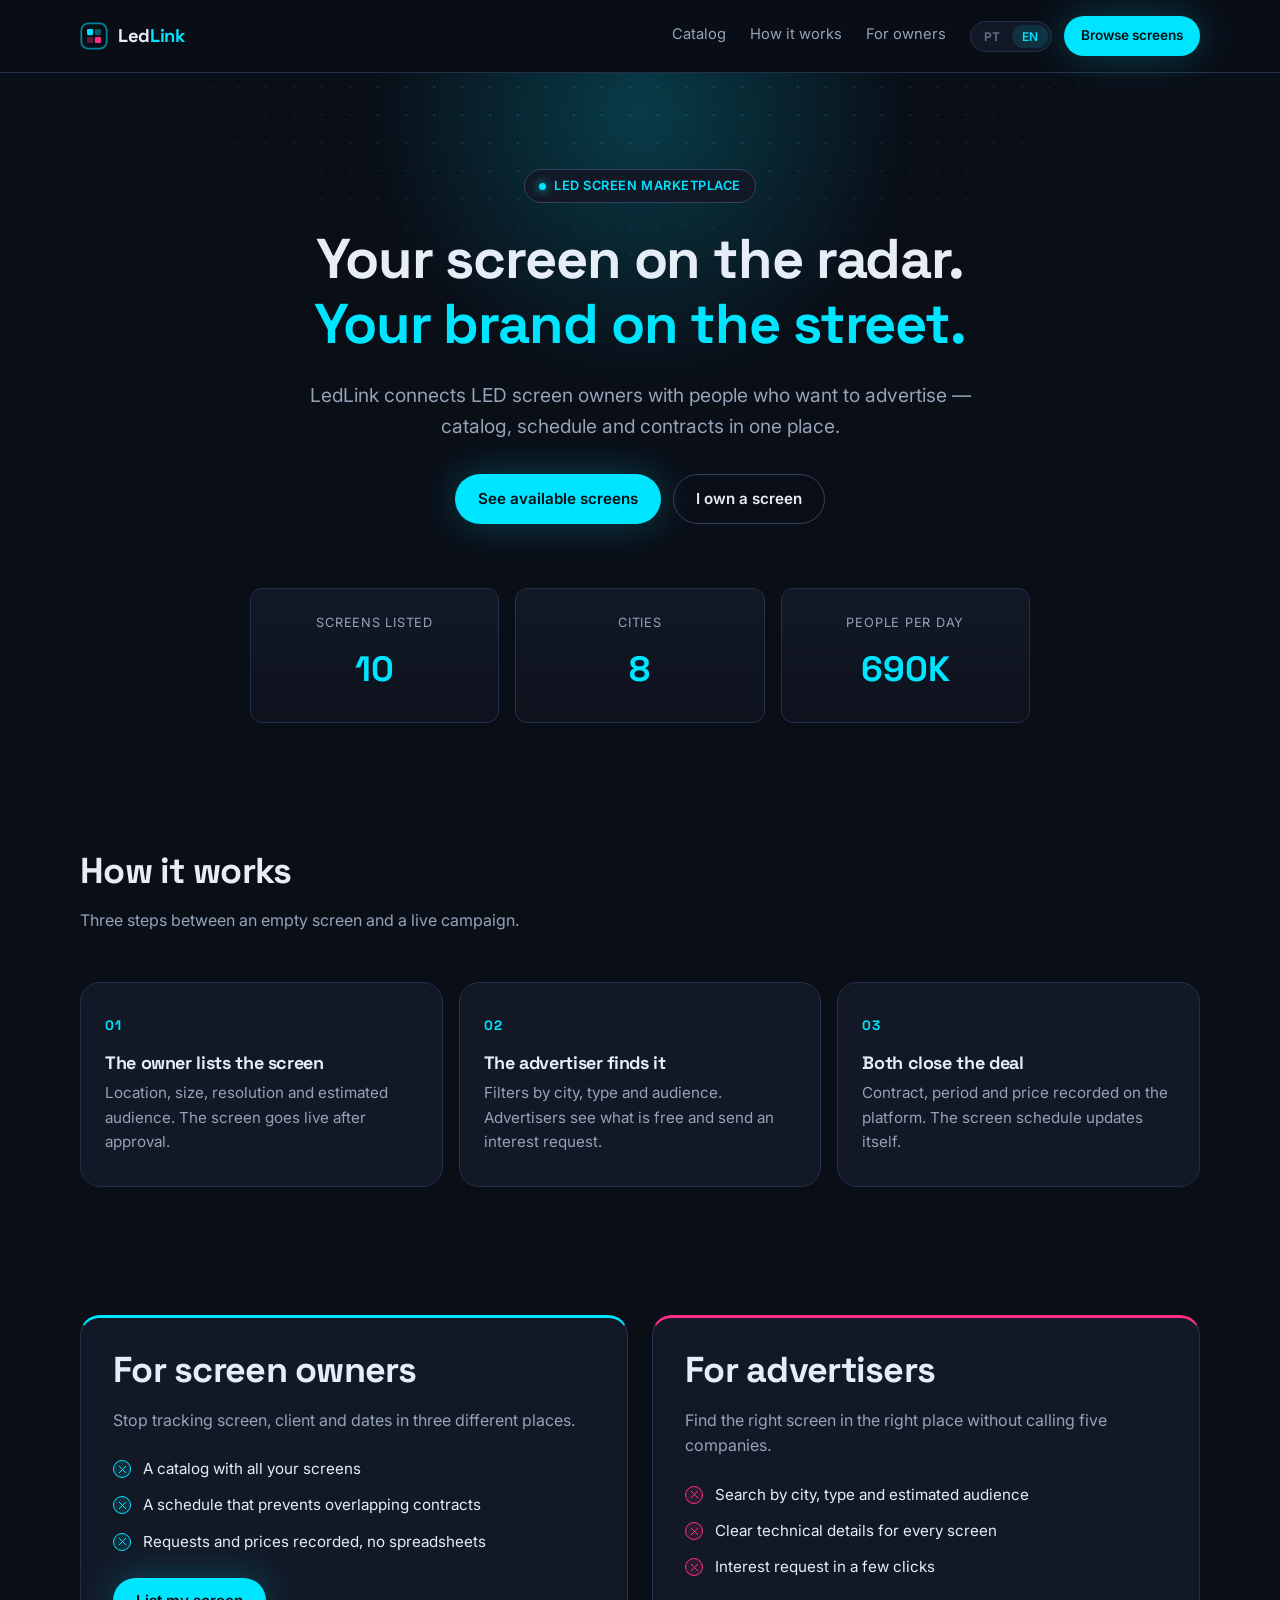
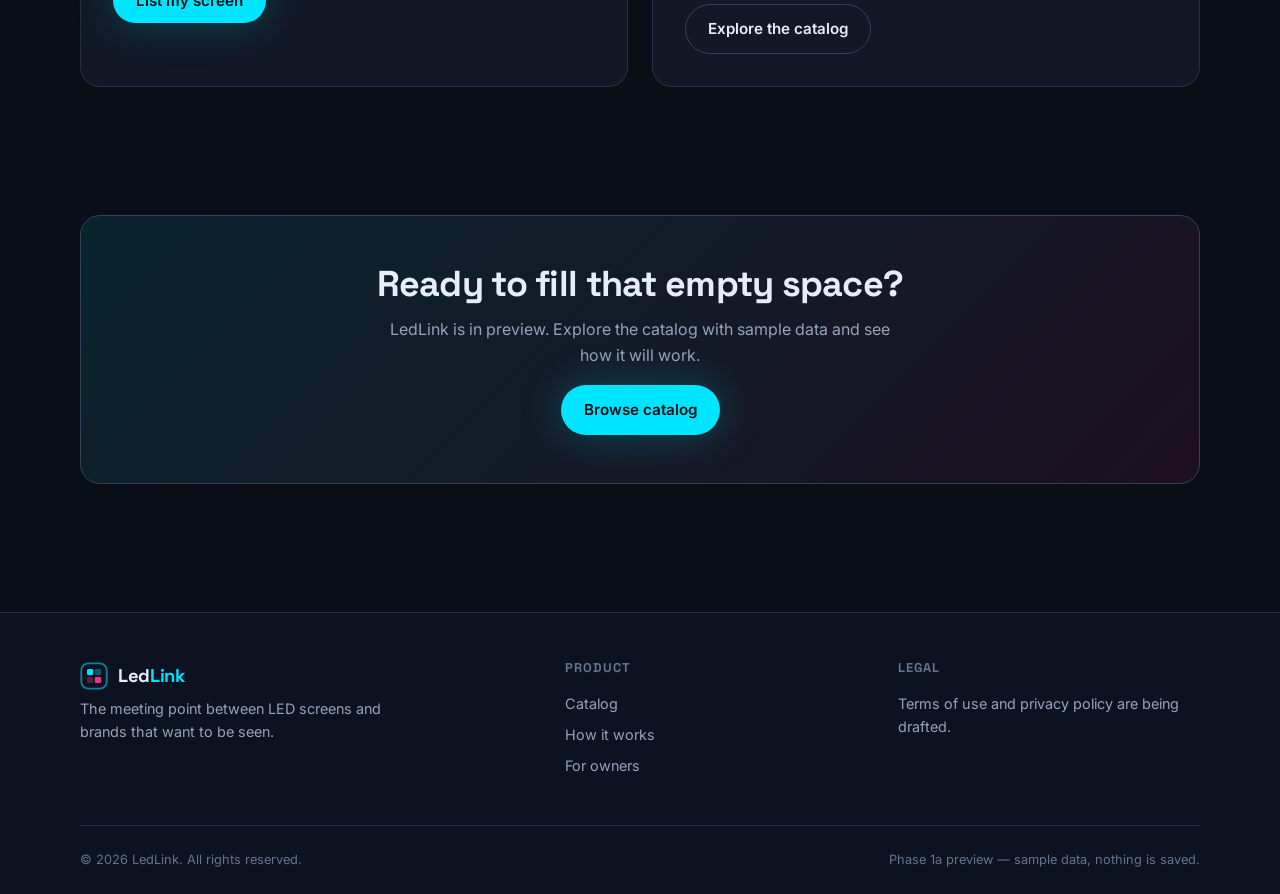
<file: index.html>
<!doctype html>
<html lang="pt-BR">
  <head>
    <meta charset="utf-8" />
    <meta name="viewport" content="width=device-width, initial-scale=1" />
    <title data-i18n="page.home.title">LedLink — Conectando telas e marcas</title>
    <meta name="description" data-i18n-content="page.home.description" content="O LedLink conecta donos de painéis de LED a empresas que querem anunciar." />
    <meta property="og:type" content="website" />
    <meta property="og:title" data-i18n-content="page.home.title" content="LedLink" />
    <meta property="og:description" data-i18n-content="page.home.description" content="" />
    <link rel="icon" href="public/favicon.svg" type="image/svg+xml" />
    <link rel="preconnect" href="https://fonts.googleapis.com" />
    <link rel="preconnect" href="https://fonts.gstatic.com" crossorigin />
    <link
      href="https://fonts.googleapis.com/css2?family=Inter:wght@400;500;600&family=Space+Grotesk:wght@500;700&display=swap"
      rel="stylesheet"
    />
    <link rel="stylesheet" href="src/styles/tokens.css" />
    <link rel="stylesheet" href="src/styles/main.css" />
  </head>
  <body>
    <a class="skip-link" href="#main" data-i18n="a11y.skip">Ir para o conteúdo</a>
    <header id="site-header"></header>

    <main id="main">
      <section class="hero">
        <div class="hero-glow" aria-hidden="true"></div>
        <div class="container hero-inner">
          <p class="eyebrow" data-i18n="hero.eyebrow">Marketplace de painéis de LED</p>
          <h1 data-i18n-html="hero.title">Sua tela no radar.<br /><span class="accent">Sua marca na rua.</span></h1>
          <p class="lead" data-i18n="hero.subtitle">
            O LedLink conecta quem tem painéis de LED a quem quer anunciar — com catálogo,
            agenda e contratos em um só lugar.
          </p>
          <div class="hero-actions">
            <a class="btn btn-primary" href="catalogo.html" data-i18n="hero.ctaPrimary">Ver telas disponíveis</a>
            <a class="btn btn-ghost" href="#para-donos" data-i18n="hero.ctaSecondary">Tenho um painel</a>
          </div>
          <dl class="stats" id="hero-stats"></dl>
        </div>
      </section>

      <section class="section" id="como-funciona">
        <div class="container">
          <div class="section-head">
            <h2 data-i18n="how.title">Como funciona</h2>
            <p data-i18n="how.subtitle">Três passos entre a tela vazia e a campanha no ar.</p>
          </div>
          <div class="steps">
            <article class="step">
              <h3 data-i18n="how.step1.title">O dono cadastra a tela</h3>
              <p data-i18n="how.step1.text">
                Localização, tamanho, resolução e público estimado. A tela entra no catálogo
                depois de aprovada.
              </p>
            </article>
            <article class="step">
              <h3 data-i18n="how.step2.title">O anunciante encontra</h3>
              <p data-i18n="how.step2.text">
                Filtros por cidade, tipo e público. O anunciante vê o que está livre e envia
                o pedido de interesse.
              </p>
            </article>
            <article class="step">
              <h3 data-i18n="how.step3.title">Os dois fecham</h3>
              <p data-i18n="how.step3.text">
                Contrato, período e valor registrados na plataforma. A agenda da tela se
                atualiza sozinha.
              </p>
            </article>
          </div>
        </div>
      </section>

      <section class="section" id="para-donos">
        <div class="container">
          <div class="split">
            <article class="panel panel--owner">
              <h2 data-i18n="owners.title">Para donos de painel</h2>
              <p data-i18n="owners.text">
                Pare de controlar tela, cliente e data em três lugares diferentes.
              </p>
              <ul class="checklist">
                <li data-i18n="owners.bullet1">Catálogo com todas as suas telas</li>
                <li data-i18n="owners.bullet2">Agenda que impede sobreposição de contratos</li>
                <li data-i18n="owners.bullet3">Pedidos e valores registrados, sem planilha</li>
              </ul>
              <button class="btn btn-primary" type="button" data-action="owner-signup" data-i18n="owners.cta">
                Cadastrar minha tela
              </button>
            </article>

            <article class="panel panel--advertiser">
              <h2 data-i18n="advertisers.title">Para quem quer anunciar</h2>
              <p data-i18n="advertisers.text">
                Encontre a tela certa no lugar certo, sem ligar para cinco empresas.
              </p>
              <ul class="checklist">
                <li data-i18n="advertisers.bullet1">Busca por cidade, tipo e público estimado</li>
                <li data-i18n="advertisers.bullet2">Fotos e informações técnicas de cada tela</li>
                <li data-i18n="advertisers.bullet3">Pedido de interesse em poucos cliques</li>
              </ul>
              <a class="btn btn-ghost" href="catalogo.html" data-i18n="advertisers.cta">Explorar o catálogo</a>
            </article>
          </div>
        </div>
      </section>

      <section class="section">
        <div class="container">
          <div class="cta-band">
            <h2 data-i18n="cta.title">Pronto para ocupar o espaço vazio?</h2>
            <p data-i18n="cta.text">
              O LedLink está em prévia. Explore o catálogo com dados de exemplo e veja como
              vai funcionar.
            </p>
            <a class="btn btn-primary" href="catalogo.html" data-i18n="cta.button">Ver catálogo</a>
          </div>
        </div>
      </section>
    </main>

    <footer id="site-footer"></footer>

    <script type="module" src="src/app/home.js"></script>
  </body>
</html>
</file>
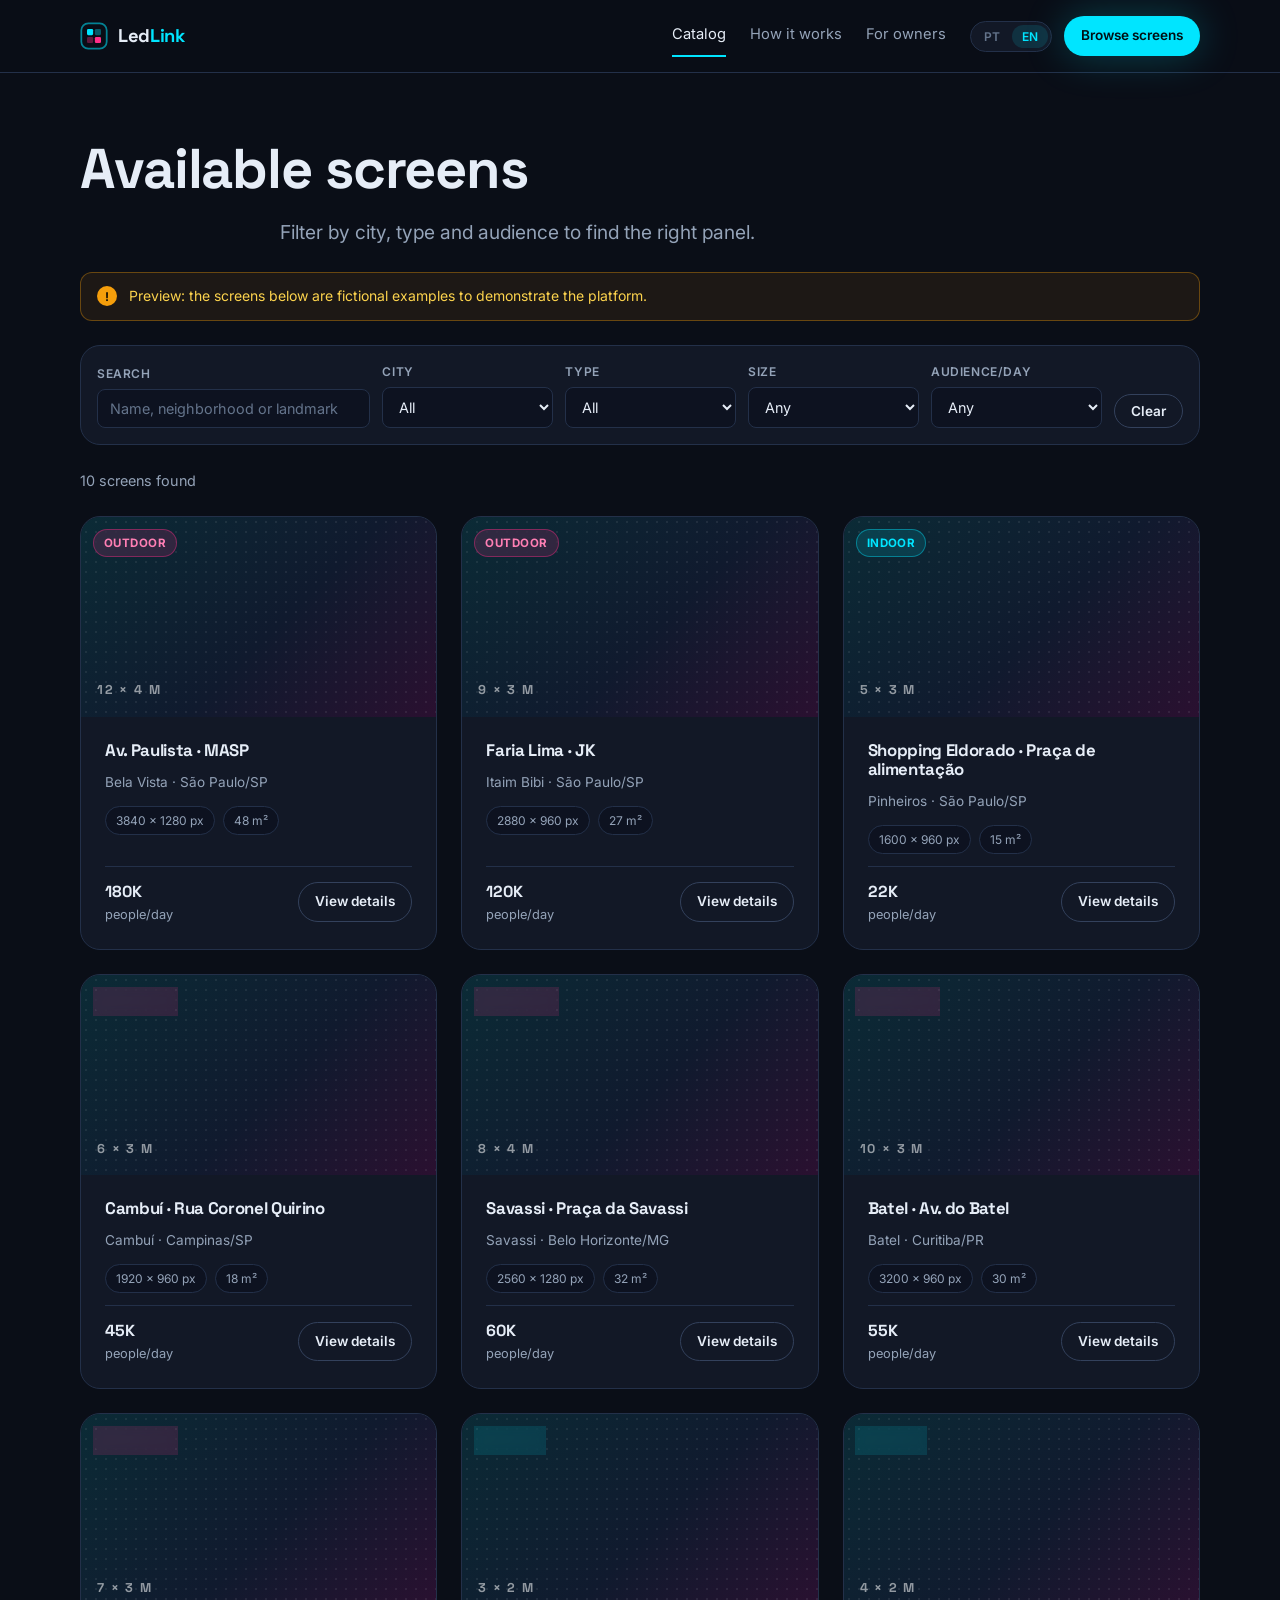
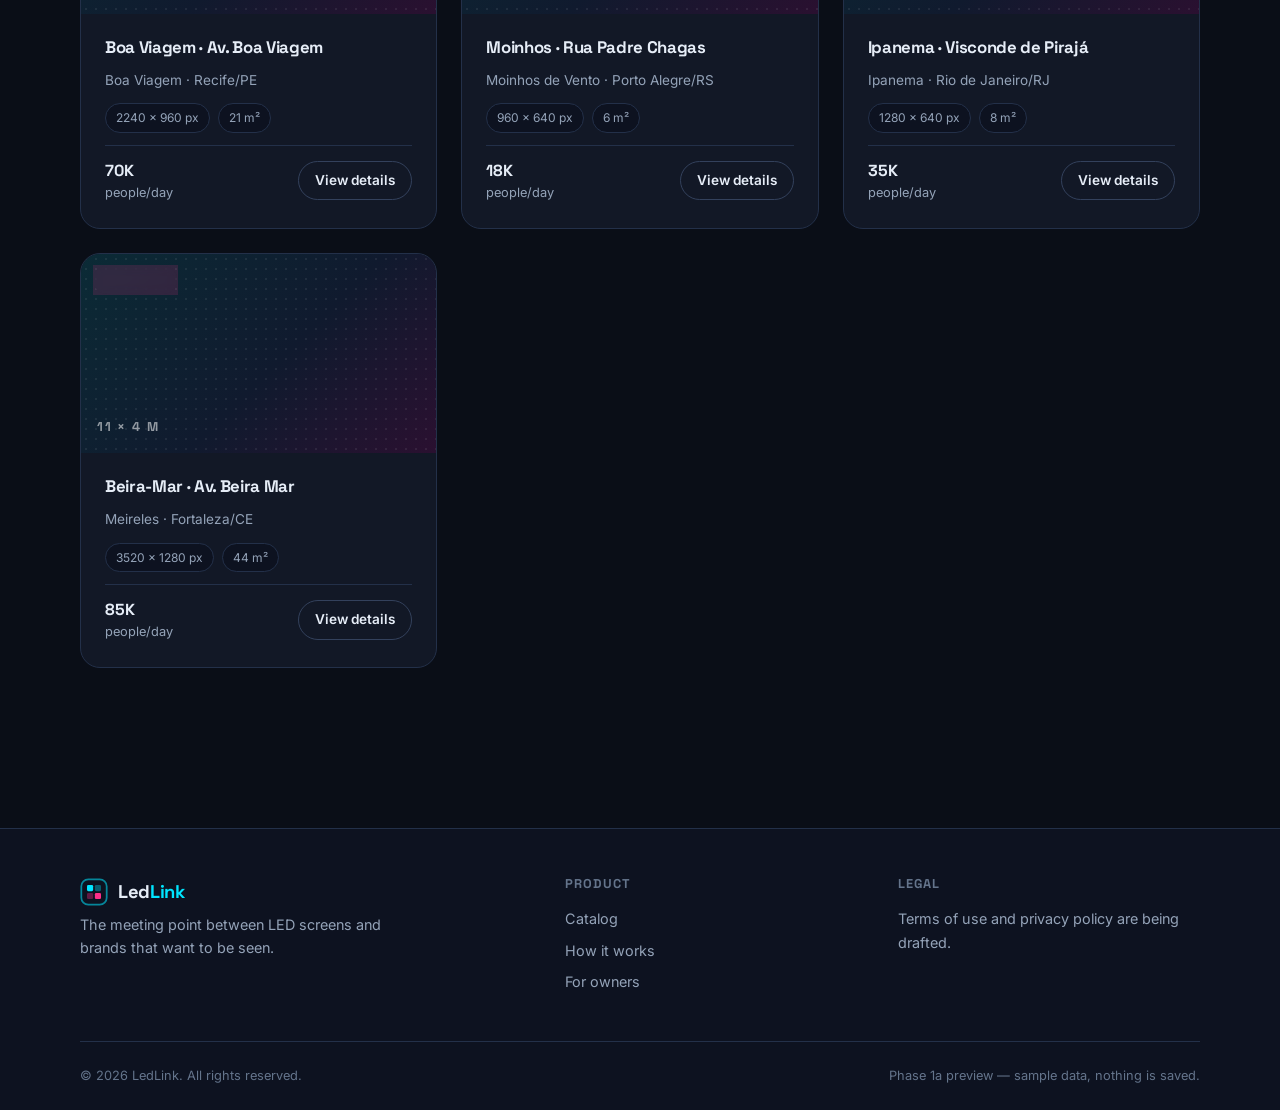
<file: catalogo.html>
<!doctype html>
<html lang="pt-BR">
  <head>
    <meta charset="utf-8" />
    <meta name="viewport" content="width=device-width, initial-scale=1" />
    <title data-i18n="page.catalog.title">Catálogo de telas — LedLink</title>
    <meta name="description" data-i18n-content="page.catalog.description" content="Telas de LED disponíveis para anunciar, com filtros por cidade, tipo e público." />
    <meta property="og:type" content="website" />
    <meta property="og:title" data-i18n-content="page.catalog.title" content="Catálogo — LedLink" />
    <meta property="og:description" data-i18n-content="page.catalog.description" content="" />
    <link rel="icon" href="public/favicon.svg" type="image/svg+xml" />
    <link rel="preconnect" href="https://fonts.googleapis.com" />
    <link rel="preconnect" href="https://fonts.gstatic.com" crossorigin />
    <link
      href="https://fonts.googleapis.com/css2?family=Inter:wght@400;500;600&family=Space+Grotesk:wght@500;700&display=swap"
      rel="stylesheet"
    />
    <link rel="stylesheet" href="src/styles/tokens.css" />
    <link rel="stylesheet" href="src/styles/main.css" />
  </head>
  <body>
    <a class="skip-link" href="#main" data-i18n="a11y.skip">Ir para o conteúdo</a>
    <header id="site-header"></header>

    <main id="main" class="page">
      <div class="container">
        <header class="page-head">
          <h1 data-i18n="catalog.title">Telas disponíveis</h1>
          <p class="lead" data-i18n="catalog.subtitle">
            Filtre por cidade, tipo e público para encontrar o painel certo.
          </p>
        </header>

        <p class="demo-banner" data-i18n="catalog.demo">
          Prévia: as telas abaixo são exemplos fictícios para demonstrar a plataforma.
        </p>

        <form class="filters" id="filters" role="search" novalidate>
          <div class="field field-search">
            <label for="q" data-i18n="catalog.searchLabel">Buscar</label>
            <input id="q" name="q" type="search" autocomplete="off" data-i18n-placeholder="catalog.searchPlaceholder" />
          </div>
          <div class="field">
            <label for="city" data-i18n="catalog.city">Cidade</label>
            <select id="city" name="city"></select>
          </div>
          <div class="field">
            <label for="type" data-i18n="catalog.type">Tipo</label>
            <select id="type" name="type"></select>
          </div>
          <div class="field">
            <label for="size" data-i18n="catalog.size">Tamanho</label>
            <select id="size" name="size"></select>
          </div>
          <div class="field">
            <label for="audience" data-i18n="catalog.audience">Público/dia</label>
            <select id="audience" name="audience"></select>
          </div>
          <button class="btn btn-ghost btn-sm" type="button" id="clear" data-i18n="catalog.clear">
            Limpar
          </button>
        </form>

        <p class="results-count" id="results" aria-live="polite"></p>

        <div class="grid" id="grid"></div>

        <div class="empty" id="empty" hidden>
          <h3 data-i18n="catalog.emptyTitle">Nenhuma tela encontrada</h3>
          <p data-i18n="catalog.emptyText">Tente remover algum filtro ou buscar outra cidade.</p>
          <button class="btn btn-ghost btn-sm" type="button" id="clear-empty" data-i18n="catalog.clear">
            Limpar filtros
          </button>
        </div>
      </div>
    </main>

    <footer id="site-footer"></footer>

    <script type="module" src="src/app/catalog.js"></script>
  </body>
</html>
</file>
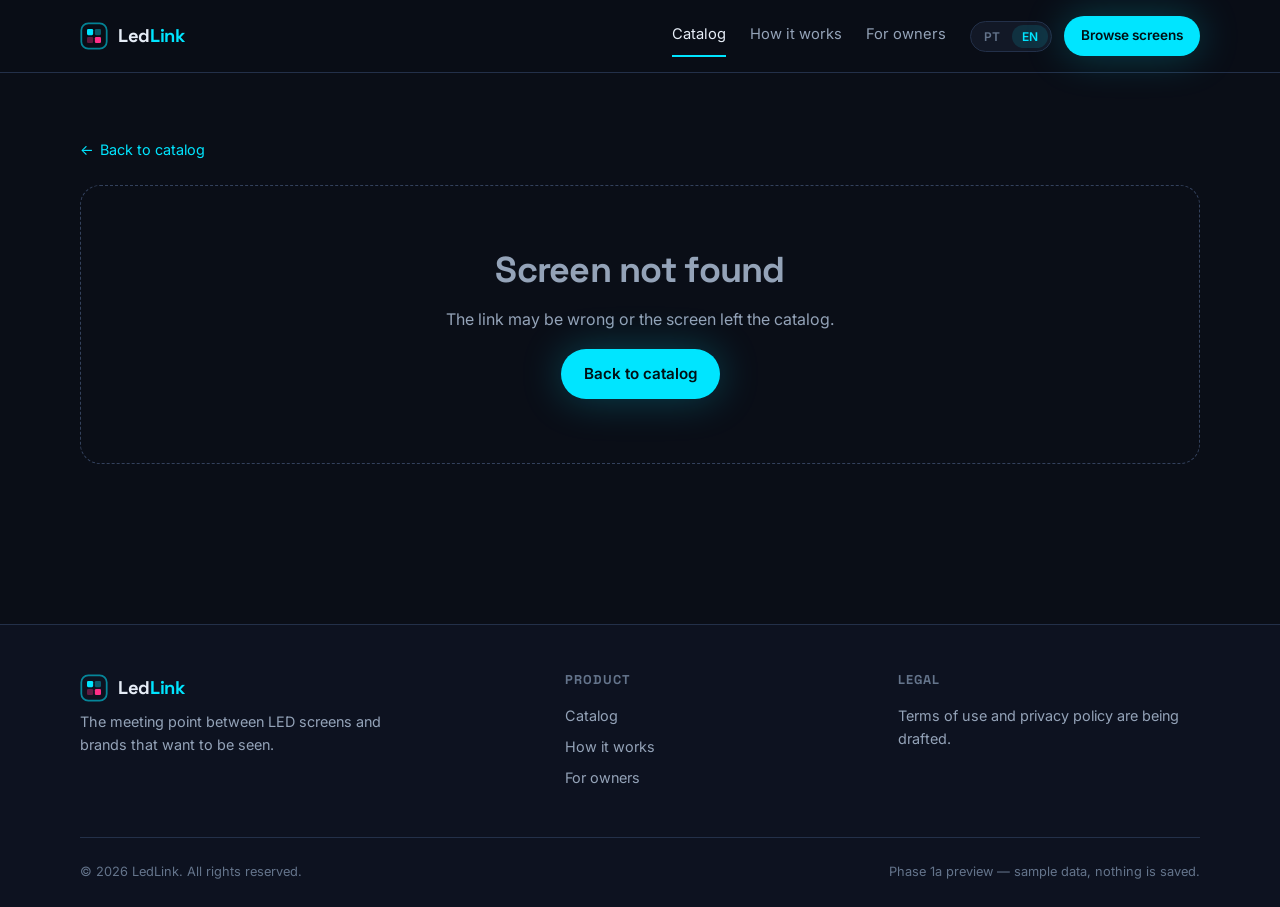
<file: tela.html>
<!doctype html>
<html lang="pt-BR">
  <head>
    <meta charset="utf-8" />
    <meta name="viewport" content="width=device-width, initial-scale=1" />
    <title data-i18n="page.detail.title">Tela — LedLink</title>
    <meta name="description" data-i18n-content="page.detail.description" content="Detalhes da tela de LED: localização, tamanho, resolução e público estimado." />
    <meta property="og:type" content="website" />
    <meta property="og:title" data-i18n-content="page.detail.title" content="Tela — LedLink" />
    <meta property="og:description" data-i18n-content="page.detail.description" content="" />
    <link rel="icon" href="public/favicon.svg" type="image/svg+xml" />
    <link rel="preconnect" href="https://fonts.googleapis.com" />
    <link rel="preconnect" href="https://fonts.gstatic.com" crossorigin />
    <link
      href="https://fonts.googleapis.com/css2?family=Inter:wght@400;500;600&family=Space+Grotesk:wght@500;700&display=swap"
      rel="stylesheet"
    />
    <link rel="stylesheet" href="src/styles/tokens.css" />
    <link rel="stylesheet" href="src/styles/main.css" />
  </head>
  <body>
    <a class="skip-link" href="#main" data-i18n="a11y.skip">Ir para o conteúdo</a>
    <header id="site-header"></header>

    <main id="main" class="page">
      <div class="container">
        <a class="back-link" href="catalogo.html">← <span data-i18n="detail.back">Voltar ao catálogo</span></a>
        <div id="detail"></div>
      </div>
    </main>

    <footer id="site-footer"></footer>

    <script type="module" src="src/app/detail.js"></script>
  </body>
</html>
</file>
<file: src/styles/tokens.css>
/* ==========================================================================
   LedLink — Design tokens
   Fonte única de verdade para cores, tipografia e espaçamento.
   Alterar aqui muda o site inteiro.
   ========================================================================== */

:root {
  /* Cores base (tema escuro) */
  --bg: #0a0e17;
  --bg-soft: #0d1220;
  --surface: #121826;
  --surface-2: #182136;
  --border: #233049;
  --border-strong: #33415c;

  /* Marca */
  --primary: #00e5ff;
  --primary-strong: #00b8cc;
  --primary-soft: rgba(0, 229, 255, 0.12);
  --secondary: #ff2e88;
  --secondary-soft: rgba(255, 46, 136, 0.12);

  /* Semânticas */
  --success: #22c55e;
  --warning: #f59e0b;
  --danger: #ef4444;

  /* Texto */
  --text: #e6edf7;
  --text-muted: #94a3b8;
  --text-dim: #64748b;

  /* Tipografia */
  --font-display: "Space Grotesk", "Segoe UI", system-ui, sans-serif;
  --font-body: "Inter", "Segoe UI", system-ui, -apple-system, sans-serif;

  /* Espaçamento (escala de 4px) */
  --space-1: 4px;
  --space-2: 8px;
  --space-3: 12px;
  --space-4: 16px;
  --space-6: 24px;
  --space-8: 32px;
  --space-12: 48px;
  --space-16: 64px;
  --space-24: 96px;

  /* Formas */
  --radius-sm: 8px;
  --radius: 12px;
  --radius-lg: 20px;
  --radius-pill: 999px;

  /* Sombras e brilho */
  --glow-primary: 0 0 40px rgba(0, 229, 255, 0.25);
  --glow-secondary: 0 0 40px rgba(255, 46, 136, 0.18);
  --shadow-card: 0 12px 32px rgba(0, 0, 0, 0.35);

  /* Layout */
  --container: 1120px;
  --header-height: 72px;

  /* Movimento */
  --ease: cubic-bezier(0.2, 0.7, 0.3, 1);
  --dur: 180ms;
}
</file>
<file: src/styles/main.css>
/* ==========================================================================
   LedLink — Estilos base e componentes
   Depende de tokens.css (carregado antes).
   ========================================================================== */

/* ---------- Reset enxuto ---------- */
*,
*::before,
*::after {
  box-sizing: border-box;
}

html {
  scroll-behavior: smooth;
  -webkit-text-size-adjust: 100%;
}

body {
  margin: 0;
  background: var(--bg);
  color: var(--text);
  font-family: var(--font-body);
  font-size: 16px;
  line-height: 1.6;
  -webkit-font-smoothing: antialiased;
  overflow-x: hidden;
}

img,
svg {
  max-width: 100%;
  display: block;
}

[hidden] {
  display: none !important;
}

.visually-hidden {
  position: absolute;
  width: 1px;
  height: 1px;
  padding: 0;
  margin: -1px;
  overflow: hidden;
  clip: rect(0 0 0 0);
  white-space: nowrap;
  border: 0;
}

h1,
h2,
h3,
h4 {
  font-family: var(--font-display);
  line-height: 1.15;
  margin: 0 0 var(--space-4);
  letter-spacing: -0.02em;
}

h1 {
  font-size: clamp(2rem, 5vw, 3.5rem);
}
h2 {
  font-size: clamp(1.5rem, 3vw, 2.25rem);
}
h3 {
  font-size: 1.125rem;
}

p {
  margin: 0 0 var(--space-4);
}

a {
  color: var(--primary);
  text-decoration: none;
  transition: color var(--dur) var(--ease);
}
a:hover {
  color: var(--text);
}

ul {
  margin: 0;
  padding: 0;
  list-style: none;
}

:focus-visible {
  outline: 2px solid var(--primary);
  outline-offset: 3px;
  border-radius: var(--radius-sm);
}

::selection {
  background: var(--primary);
  color: #001014;
}

/* ---------- Layout ---------- */
.container {
  width: min(100% - 2 * var(--space-6), var(--container));
  margin-inline: auto;
}

.page {
  padding-block: var(--space-16) var(--space-24);
}

.skip-link {
  position: absolute;
  left: var(--space-4);
  top: -100px;
  z-index: 100;
  background: var(--primary);
  color: #001014;
  padding: var(--space-2) var(--space-4);
  border-radius: var(--radius-sm);
  font-weight: 600;
  transition: top var(--dur) var(--ease);
}
.skip-link:focus {
  top: var(--space-4);
}

.muted {
  color: var(--text-muted);
}

/* ---------- Botões ---------- */
.btn {
  display: inline-flex;
  align-items: center;
  justify-content: center;
  gap: var(--space-2);
  padding: 12px 22px;
  border-radius: var(--radius-pill);
  border: 1px solid transparent;
  font-family: var(--font-body);
  font-size: 0.95rem;
  font-weight: 600;
  cursor: pointer;
  text-align: center;
  transition: transform var(--dur) var(--ease), box-shadow var(--dur) var(--ease),
    background var(--dur) var(--ease), border-color var(--dur) var(--ease);
}

.btn:active {
  transform: translateY(1px);
}

.btn-primary {
  background: var(--primary);
  color: #001014;
  box-shadow: var(--glow-primary);
}
.btn-primary:hover {
  background: #4df0ff;
  color: #001014;
  box-shadow: 0 0 56px rgba(0, 229, 255, 0.4);
}

.btn-ghost {
  background: transparent;
  color: var(--text);
  border-color: var(--border-strong);
}
.btn-ghost:hover {
  border-color: var(--primary);
  color: var(--primary);
}

.btn-sm {
  padding: 8px 16px;
  font-size: 0.85rem;
}

.btn[aria-disabled="true"] {
  opacity: 0.6;
  cursor: not-allowed;
}

/* ---------- Header ---------- */
.site-header {
  position: sticky;
  top: 0;
  z-index: 50;
  background: rgba(10, 14, 23, 0.82);
  backdrop-filter: blur(12px);
  border-bottom: 1px solid var(--border);
}

.header-inner {
  display: flex;
  align-items: center;
  gap: var(--space-6);
  height: var(--header-height);
}

.brand {
  display: inline-flex;
  align-items: center;
  gap: 10px;
  color: var(--text);
  font-family: var(--font-display);
  font-weight: 700;
  font-size: 1.15rem;
  letter-spacing: -0.02em;
}
.brand:hover {
  color: var(--text);
}
.brand .brand-accent {
  color: var(--primary);
}

.brand-mark {
  width: 28px;
  height: 28px;
  flex: none;
}

.main-nav {
  display: flex;
  gap: var(--space-6);
  margin-left: auto;
  font-size: 0.92rem;
}

.main-nav a {
  color: var(--text-muted);
  padding-block: var(--space-2);
  border-bottom: 2px solid transparent;
}
.main-nav a:hover,
.main-nav a[aria-current="page"] {
  color: var(--text);
  border-bottom-color: var(--primary);
}

.header-actions {
  display: flex;
  align-items: center;
  gap: var(--space-3);
}

.lang-toggle {
  display: inline-flex;
  padding: 3px;
  gap: 2px;
  background: var(--surface);
  border: 1px solid var(--border);
  border-radius: var(--radius-pill);
  cursor: pointer;
}

.lang-toggle button {
  padding: 4px 10px;
  border: 0;
  background: transparent;
  border-radius: var(--radius-pill);
  font-family: inherit;
  font-size: 0.75rem;
  font-weight: 600;
  color: var(--text-dim);
  cursor: pointer;
  transition: background var(--dur) var(--ease), color var(--dur) var(--ease);
}

.lang-toggle button[aria-pressed="true"] {
  background: var(--primary-soft);
  color: var(--primary);
}

/* ---------- Hero ---------- */
.hero {
  position: relative;
  padding-block: var(--space-24) var(--space-16);
  overflow: hidden;
}

.hero::before {
  content: "";
  position: absolute;
  inset: 0;
  background-image: radial-gradient(rgba(0, 229, 255, 0.16) 1px, transparent 1px);
  background-size: 28px 28px;
  mask-image: radial-gradient(ellipse 70% 60% at 50% 0%, #000 20%, transparent 75%);
  pointer-events: none;
}

.hero-glow {
  position: absolute;
  top: -220px;
  left: 50%;
  translate: -50% 0;
  width: 720px;
  height: 520px;
  background: radial-gradient(circle, rgba(0, 229, 255, 0.22), transparent 62%);
  filter: blur(20px);
  pointer-events: none;
}

.hero-inner {
  position: relative;
  text-align: center;
  max-width: 780px;
}

.eyebrow {
  display: inline-flex;
  align-items: center;
  gap: var(--space-2);
  padding: 6px 14px;
  margin-bottom: var(--space-6);
  border: 1px solid var(--border-strong);
  border-radius: var(--radius-pill);
  background: var(--surface);
  color: var(--primary);
  font-size: 0.8rem;
  font-weight: 600;
  letter-spacing: 0.04em;
  text-transform: uppercase;
}

.eyebrow::before {
  content: "";
  width: 7px;
  height: 7px;
  border-radius: 50%;
  background: var(--primary);
  box-shadow: 0 0 10px var(--primary);
}

.hero h1 {
  margin-bottom: var(--space-6);
}

.hero h1 .accent {
  color: var(--primary);
}

.lead {
  font-size: clamp(1rem, 1.6vw, 1.2rem);
  color: var(--text-muted);
  max-width: 60ch;
  margin-inline: auto;
}

.hero-actions {
  display: flex;
  flex-wrap: wrap;
  gap: var(--space-3);
  justify-content: center;
  margin-top: var(--space-8);
}

.stats {
  display: grid;
  grid-template-columns: repeat(3, minmax(0, 1fr));
  gap: var(--space-4);
  margin: var(--space-16) 0 0;
  padding: 0;
}

.stats > div {
  padding: var(--space-6);
  background: linear-gradient(180deg, var(--surface), rgba(18, 24, 38, 0.4));
  border: 1px solid var(--border);
  border-radius: var(--radius);
}

.stats dt {
  font-size: 0.8rem;
  color: var(--text-muted);
  text-transform: uppercase;
  letter-spacing: 0.06em;
}

.stats dd {
  margin: var(--space-2) 0 0;
  font-family: var(--font-display);
  font-size: clamp(1.6rem, 3vw, 2.2rem);
  font-weight: 700;
  color: var(--primary);
}

/* ---------- Seções ---------- */
.section {
  padding-block: var(--space-16);
}

.section-head {
  max-width: 640px;
  margin-bottom: var(--space-12);
}

.section-head p {
  color: var(--text-muted);
}

.steps {
  display: grid;
  grid-template-columns: repeat(auto-fit, minmax(240px, 1fr));
  gap: var(--space-4);
  counter-reset: step;
}

.step {
  position: relative;
  padding: var(--space-8) var(--space-6);
  background: var(--surface);
  border: 1px solid var(--border);
  border-radius: var(--radius-lg);
}

.step::before {
  counter-increment: step;
  content: "0" counter(step);
  display: block;
  font-family: var(--font-display);
  font-size: 0.85rem;
  font-weight: 700;
  color: var(--primary);
  margin-bottom: var(--space-4);
  letter-spacing: 0.08em;
}

.step h3 {
  margin-bottom: var(--space-2);
}

.step p {
  color: var(--text-muted);
  font-size: 0.95rem;
  margin: 0;
}

.split {
  display: grid;
  grid-template-columns: repeat(auto-fit, minmax(300px, 1fr));
  gap: var(--space-6);
}

.panel {
  padding: var(--space-8);
  background: var(--surface);
  border: 1px solid var(--border);
  border-radius: var(--radius-lg);
}

.panel--owner {
  border-top: 3px solid var(--primary);
}

.panel--advertiser {
  border-top: 3px solid var(--secondary);
}

.panel p {
  color: var(--text-muted);
}

.checklist {
  display: grid;
  gap: var(--space-3);
  margin: var(--space-6) 0;
}

.checklist li {
  display: flex;
  gap: var(--space-3);
  color: var(--text);
  font-size: 0.95rem;
}

.checklist li::before {
  content: "";
  flex: none;
  width: 18px;
  height: 18px;
  margin-top: 3px;
  border-radius: 50%;
  background: var(--primary-soft);
  border: 1px solid var(--primary);
  background-image: linear-gradient(45deg, transparent 45%, var(--primary) 45%, var(--primary) 55%, transparent 55%),
    linear-gradient(-45deg, transparent 45%, var(--primary) 45%, var(--primary) 55%, transparent 55%);
  background-size: 7px 7px;
  background-position: center;
  background-repeat: no-repeat;
}

.panel--advertiser .checklist li::before {
  border-color: var(--secondary);
  background-color: var(--secondary-soft);
  background-image: linear-gradient(45deg, transparent 45%, var(--secondary) 45%, var(--secondary) 55%, transparent 55%),
    linear-gradient(-45deg, transparent 45%, var(--secondary) 45%, var(--secondary) 55%, transparent 55%);
}

/* ---------- Faixa de CTA ---------- */
.cta-band {
  position: relative;
  padding: var(--space-12);
  background: linear-gradient(135deg, rgba(0, 229, 255, 0.1), rgba(255, 46, 136, 0.08));
  border: 1px solid var(--border-strong);
  border-radius: var(--radius-lg);
  text-align: center;
  overflow: hidden;
}

.cta-band h2 {
  margin-bottom: var(--space-3);
}

.cta-band p {
  color: var(--text-muted);
  max-width: 52ch;
  margin-inline: auto;
}

/* ---------- Aviso de demonstração ---------- */
.demo-banner {
  display: flex;
  align-items: center;
  gap: var(--space-3);
  padding: var(--space-3) var(--space-4);
  margin-bottom: var(--space-6);
  background: rgba(245, 158, 11, 0.08);
  border: 1px solid rgba(245, 158, 11, 0.35);
  border-radius: var(--radius);
  color: #fcd34d;
  font-size: 0.875rem;
}

.demo-banner::before {
  content: "!";
  display: grid;
  place-items: center;
  flex: none;
  width: 20px;
  height: 20px;
  border-radius: 50%;
  background: var(--warning);
  color: #1a1203;
  font-weight: 700;
  font-size: 0.75rem;
}

/* ---------- Catálogo ---------- */
.page-head {
  margin-bottom: var(--space-6);
}

.filters {
  display: grid;
  grid-template-columns: 1.6fr repeat(4, 1fr) auto;
  gap: var(--space-3);
  align-items: end;
  padding: var(--space-4);
  background: var(--surface);
  border: 1px solid var(--border);
  border-radius: var(--radius-lg);
  margin-bottom: var(--space-6);
}

.field {
  display: grid;
  gap: 6px;
  min-width: 0;
}

.field label {
  font-size: 0.75rem;
  font-weight: 600;
  color: var(--text-muted);
  text-transform: uppercase;
  letter-spacing: 0.05em;
}

input,
select {
  width: 100%;
  padding: 10px 12px;
  background: var(--bg-soft);
  border: 1px solid var(--border);
  border-radius: var(--radius-sm);
  color: var(--text);
  font-family: inherit;
  font-size: 0.9rem;
}

input::placeholder {
  color: var(--text-dim);
}

input:focus,
select:focus {
  outline: 2px solid var(--primary);
  outline-offset: 1px;
  border-color: transparent;
}

.results-count {
  color: var(--text-muted);
  font-size: 0.9rem;
  margin-bottom: var(--space-6);
}

.grid {
  display: grid;
  grid-template-columns: repeat(auto-fill, minmax(280px, 1fr));
  gap: var(--space-6);
}

/* ---------- Card de tela ---------- */
.card {
  display: flex;
  flex-direction: column;
  color: var(--text);
  background: var(--surface);
  border: 1px solid var(--border);
  border-radius: var(--radius-lg);
  overflow: hidden;
  transition: transform var(--dur) var(--ease), border-color var(--dur) var(--ease),
    box-shadow var(--dur) var(--ease);
}

.card:hover {
  transform: translateY(-3px);
  border-color: var(--border-strong);
  box-shadow: var(--shadow-card);
}

.card-media {
  position: relative;
  aspect-ratio: 16 / 9;
  background: linear-gradient(135deg, #0b2b36, #101a2e 55%, #2a1030);
  overflow: hidden;
}

.card-media::after {
  content: "";
  position: absolute;
  inset: 0;
  background-image: radial-gradient(rgba(255, 255, 255, 0.14) 1px, transparent 1px);
  background-size: 10px 10px;
  opacity: 0.5;
}

.card-media .media-label {
  position: absolute;
  inset: auto var(--space-4) var(--space-4);
  z-index: 1;
  font-family: var(--font-display);
  font-size: 0.8rem;
  font-weight: 700;
  letter-spacing: 0.14em;
  text-transform: uppercase;
  color: rgba(255, 255, 255, 0.55);
}

.badge {
  display: inline-flex;
  align-items: center;
  gap: 6px;
  padding: 4px 10px;
  border-radius: var(--radius-pill);
  font-size: 0.72rem;
  font-weight: 700;
  letter-spacing: 0.04em;
  text-transform: uppercase;
}

.badge-outdoor {
  background: rgba(255, 46, 136, 0.15);
  color: #ff7fb4;
  border: 1px solid rgba(255, 46, 136, 0.4);
}

.badge-indoor {
  background: rgba(0, 229, 255, 0.12);
  color: var(--primary);
  border: 1px solid rgba(0, 229, 255, 0.4);
}

.badge-ok {
  background: rgba(34, 197, 94, 0.12);
  color: #4ade80;
  border: 1px solid rgba(34, 197, 94, 0.4);
}

.badge-soon {
  background: rgba(245, 158, 11, 0.12);
  color: #fbbf24;
  border: 1px solid rgba(245, 158, 11, 0.4);
}

.card-media .badge {
  position: absolute;
  top: var(--space-3);
  left: var(--space-3);
  z-index: 1;
  backdrop-filter: blur(4px);
}

.card-body {
  display: flex;
  flex-direction: column;
  gap: var(--space-3);
  padding: var(--space-6);
  flex: 1;
}

.card h3 {
  margin: 0;
  font-size: 1.05rem;
}

.card-location {
  color: var(--text-muted);
  font-size: 0.85rem;
  margin: 0;
}

.card-specs {
  display: flex;
  flex-wrap: wrap;
  gap: var(--space-2);
  margin: 0;
}

.chip {
  padding: 4px 10px;
  background: var(--bg-soft);
  border: 1px solid var(--border);
  border-radius: var(--radius-pill);
  font-size: 0.75rem;
  color: var(--text-muted);
}

.card-footer {
  display: flex;
  align-items: center;
  justify-content: space-between;
  gap: var(--space-3);
  margin-top: auto;
  padding-top: var(--space-3);
  border-top: 1px solid var(--border);
}

.audience {
  font-size: 0.8rem;
  color: var(--text-muted);
}

.audience strong {
  display: block;
  font-family: var(--font-display);
  font-size: 1rem;
  color: var(--text);
}

/* ---------- Estado vazio ---------- */
.empty {
  padding: var(--space-16) var(--space-6);
  text-align: center;
  border: 1px dashed var(--border-strong);
  border-radius: var(--radius-lg);
  color: var(--text-muted);
}

.empty h3 {
  color: var(--text);
}

/* ---------- Detalhe da tela ---------- */
.detail {
  display: grid;
  grid-template-columns: 1.15fr 1fr;
  gap: var(--space-8);
  align-items: start;
}

.detail-media {
  position: relative;
  aspect-ratio: 4 / 3;
  border-radius: var(--radius-lg);
  border: 1px solid var(--border);
  background: linear-gradient(135deg, #0b2b36, #101a2e 55%, #2a1030);
  overflow: hidden;
}

.detail-media::after {
  content: "";
  position: absolute;
  inset: 0;
  background-image: radial-gradient(rgba(255, 255, 255, 0.12) 1px, transparent 1px);
  background-size: 14px 14px;
  opacity: 0.45;
}

.detail-media .media-label {
  position: absolute;
  inset: auto var(--space-6) var(--space-6);
  font-family: var(--font-display);
  font-size: 0.85rem;
  letter-spacing: 0.14em;
  text-transform: uppercase;
  color: rgba(255, 255, 255, 0.5);
}

.detail-head {
  display: flex;
  align-items: center;
  gap: var(--space-3);
  margin-bottom: var(--space-3);
  flex-wrap: wrap;
}

.detail h1 {
  font-size: clamp(1.6rem, 3vw, 2.4rem);
  margin-bottom: var(--space-2);
}

.detail .card-location {
  font-size: 0.95rem;
}

.specs-table {
  width: 100%;
  border-collapse: collapse;
  margin: var(--space-6) 0;
}

.specs-table th,
.specs-table td {
  padding: var(--space-3) 0;
  border-bottom: 1px solid var(--border);
  text-align: left;
  font-size: 0.92rem;
  vertical-align: top;
}

.specs-table th {
  color: var(--text-muted);
  font-weight: 500;
  width: 45%;
}

.specs-table td {
  color: var(--text);
  font-weight: 600;
}

.detail-actions {
  display: flex;
  flex-wrap: wrap;
  gap: var(--space-3);
  margin-top: var(--space-6);
}

.detail-note {
  font-size: 0.8rem;
  color: var(--text-dim);
  margin-top: var(--space-3);
}

.back-link {
  display: inline-flex;
  align-items: center;
  gap: 6px;
  font-size: 0.9rem;
  margin-bottom: var(--space-6);
}

/* ---------- Rodapé ---------- */
.site-footer {
  border-top: 1px solid var(--border);
  background: var(--bg-soft);
  padding-block: var(--space-12) var(--space-6);
  margin-top: var(--space-16);
}

.footer-grid {
  display: grid;
  grid-template-columns: 1.5fr 1fr 1fr;
  gap: var(--space-8);
}

.footer-grid h3 {
  font-size: 0.8rem;
  text-transform: uppercase;
  letter-spacing: 0.08em;
  color: var(--text-dim);
  margin-bottom: var(--space-4);
}

.footer-grid p {
  color: var(--text-muted);
  font-size: 0.9rem;
  max-width: 34ch;
}

.footer-links {
  display: grid;
  gap: var(--space-2);
  font-size: 0.9rem;
}

.footer-links a {
  color: var(--text-muted);
}
.footer-links a:hover {
  color: var(--primary);
}

.footer-bottom {
  margin-top: var(--space-12);
  padding-top: var(--space-6);
  border-top: 1px solid var(--border);
  display: flex;
  flex-wrap: wrap;
  justify-content: space-between;
  gap: var(--space-2);
  color: var(--text-dim);
  font-size: 0.8rem;
}

/* ---------- Toast ---------- */
.toast {
  position: fixed;
  left: 50%;
  bottom: var(--space-6);
  translate: -50% 0;
  z-index: 100;
  max-width: min(92vw, 460px);
  padding: var(--space-4) var(--space-6);
  background: var(--surface-2);
  border: 1px solid var(--border-strong);
  border-left: 3px solid var(--primary);
  border-radius: var(--radius);
  box-shadow: var(--shadow-card);
  font-size: 0.9rem;
  animation: toast-in 220ms var(--ease);
}

@keyframes toast-in {
  from {
    opacity: 0;
    translate: -50% 12px;
  }
}

/* ---------- Responsivo ---------- */
@media (max-width: 960px) {
  .filters {
    grid-template-columns: 1fr 1fr;
  }
  .field-search {
    grid-column: 1 / -1;
  }
  .detail {
    grid-template-columns: 1fr;
  }
}

@media (max-width: 760px) {
  :root {
    --header-height: 64px;
  }
  .header-inner {
    gap: var(--space-3);
  }
  .main-nav {
    display: none;
  }
  .header-actions {
    margin-left: auto;
  }
  .stats {
    grid-template-columns: 1fr;
    margin-top: var(--space-12);
  }
  .footer-grid {
    grid-template-columns: 1fr;
    gap: var(--space-6);
  }
  .hero {
    padding-block: var(--space-16) var(--space-8);
  }
  .section {
    padding-block: var(--space-12);
  }
  .cta-band {
    padding: var(--space-8) var(--space-4);
  }
}

@media (max-width: 520px) {
  .filters {
    grid-template-columns: 1fr;
  }
  .grid {
    grid-template-columns: 1fr;
  }
}

@media (prefers-reduced-motion: reduce) {
  *,
  *::before,
  *::after {
    animation-duration: 0.01ms !important;
    transition-duration: 0.01ms !important;
    scroll-behavior: auto !important;
  }
}
</file>
